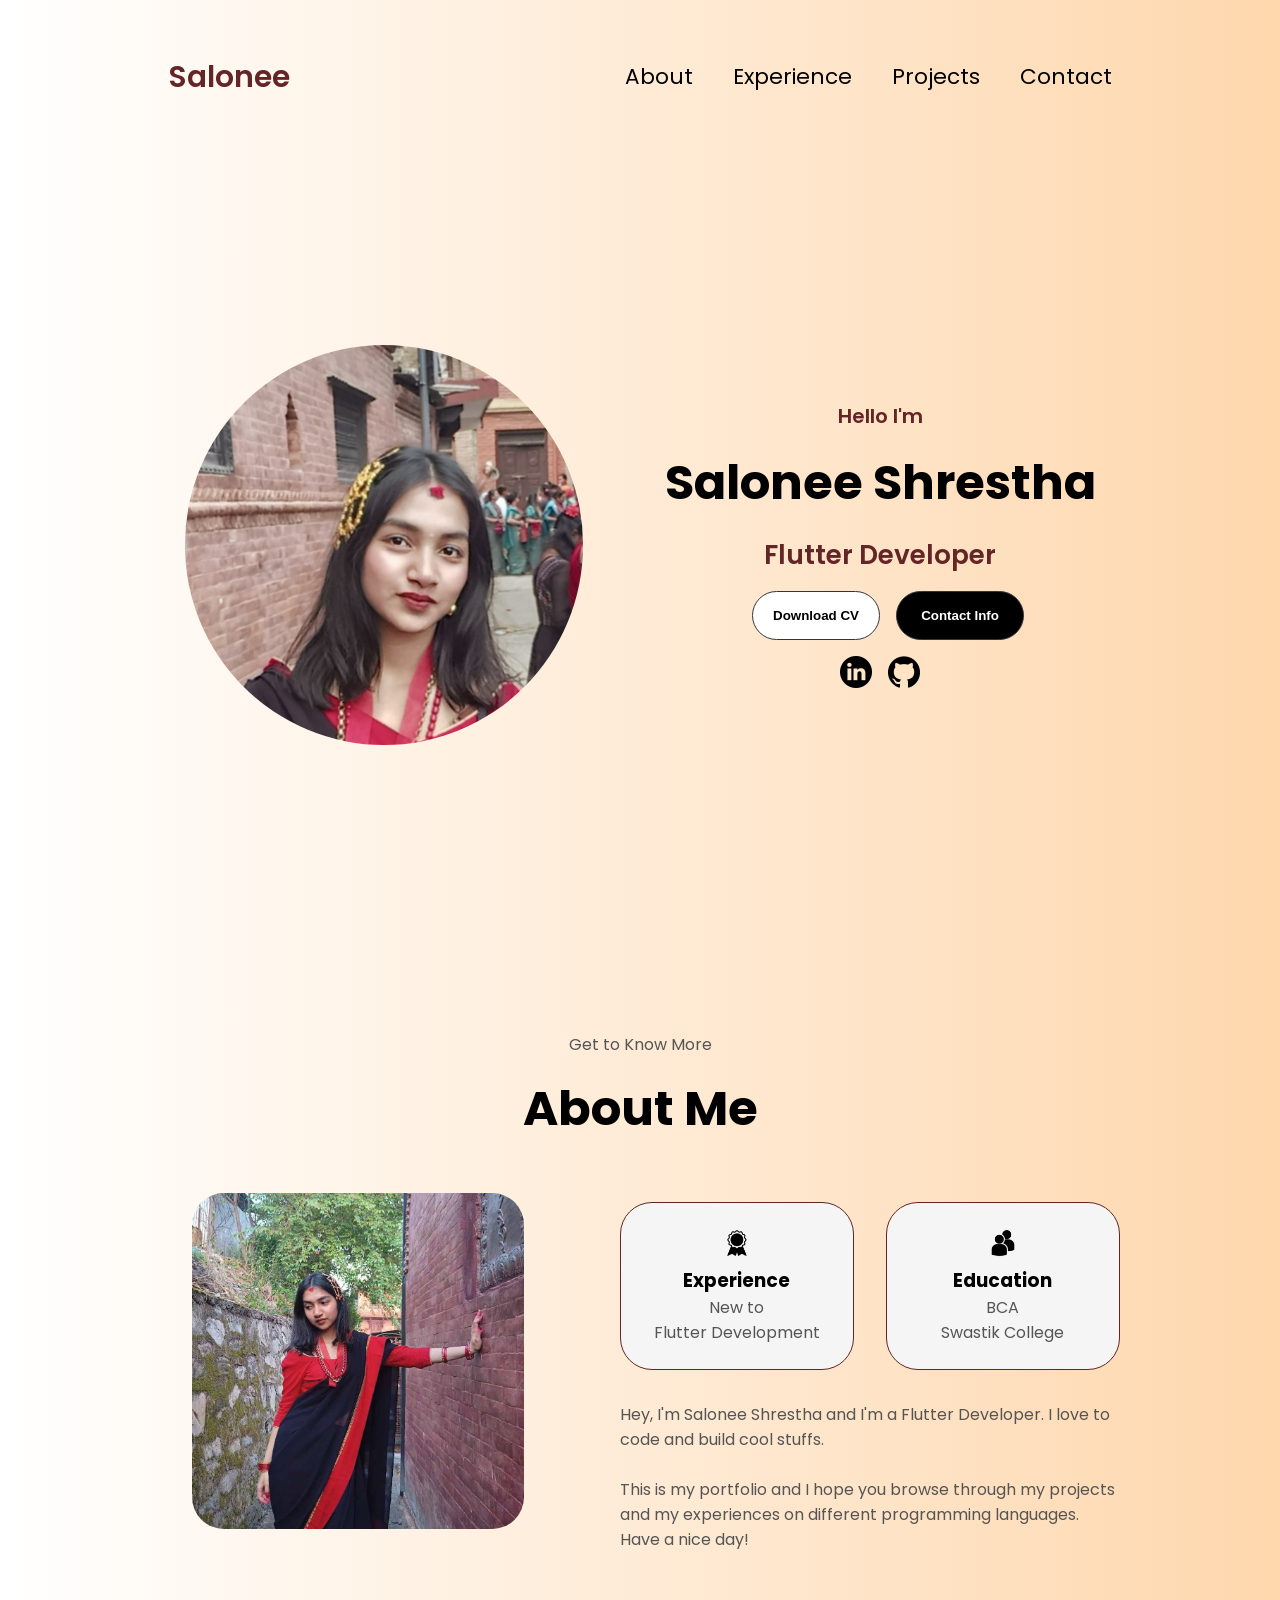
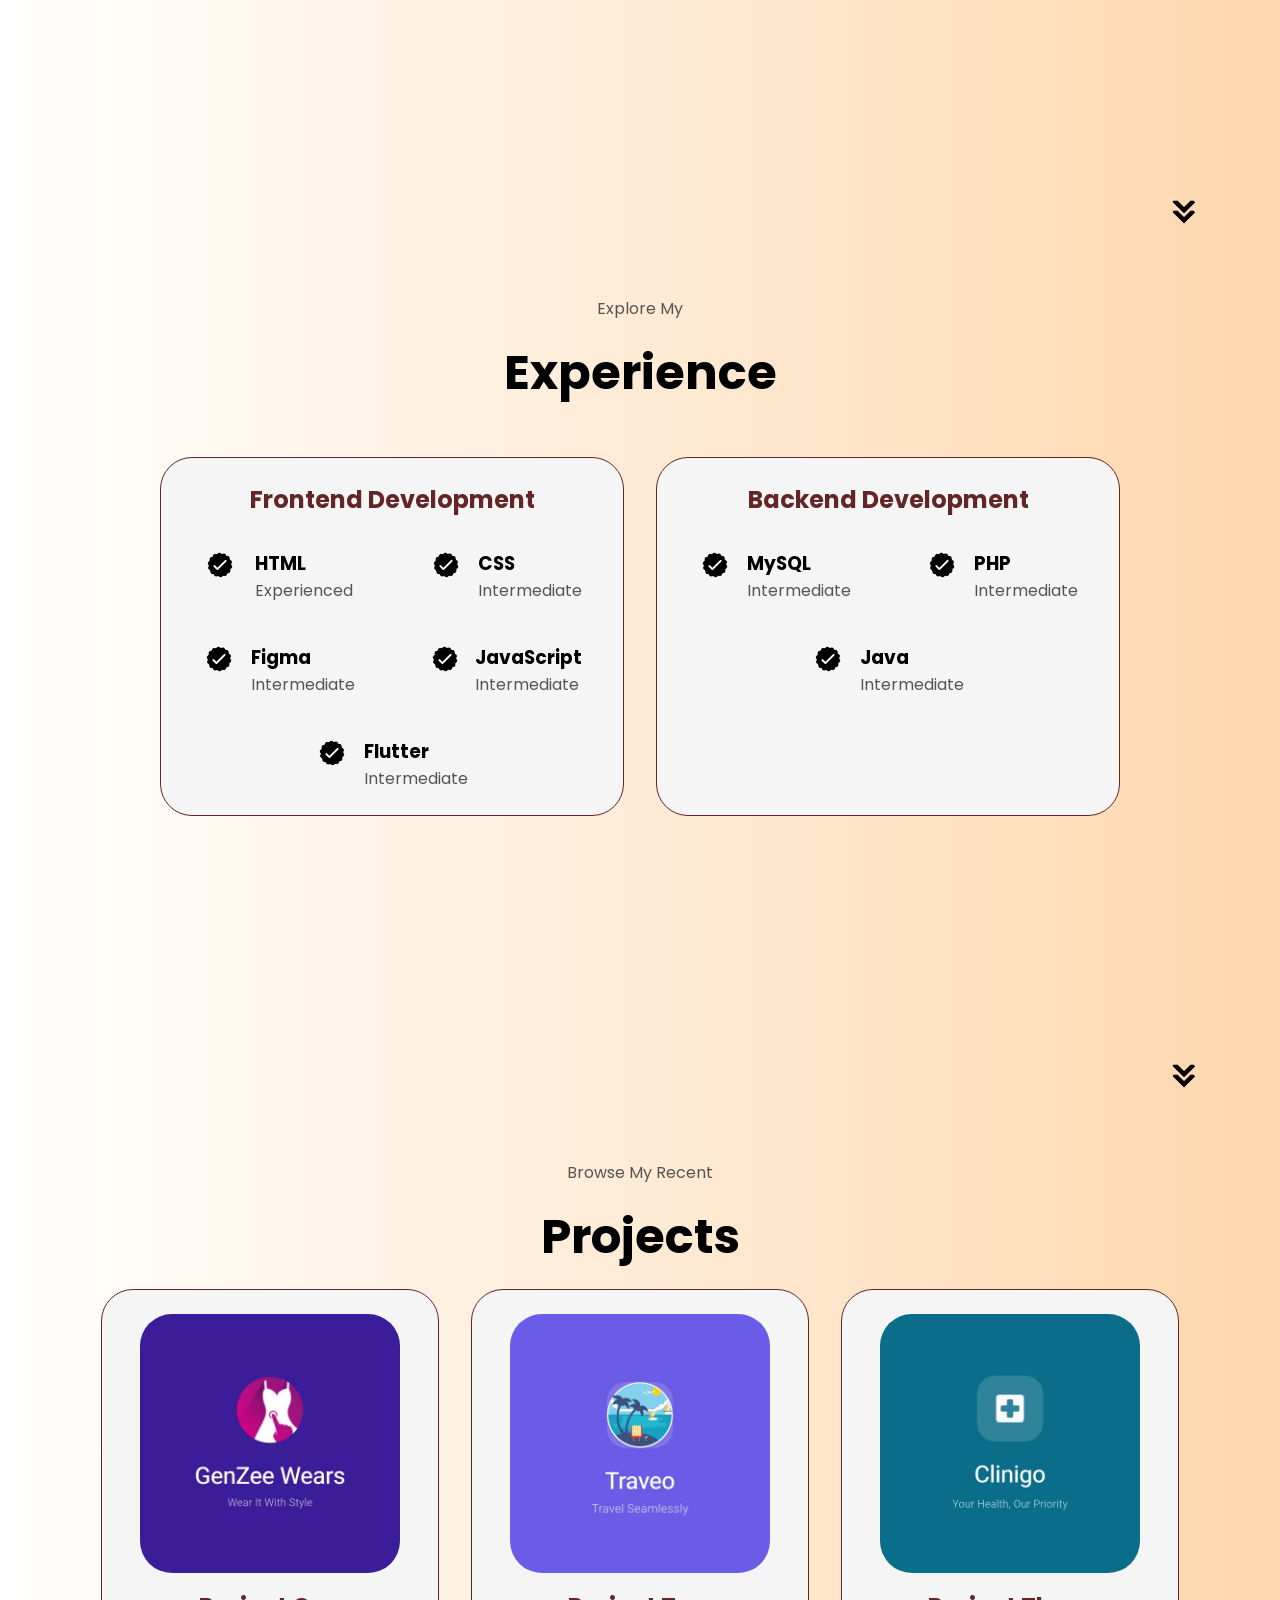
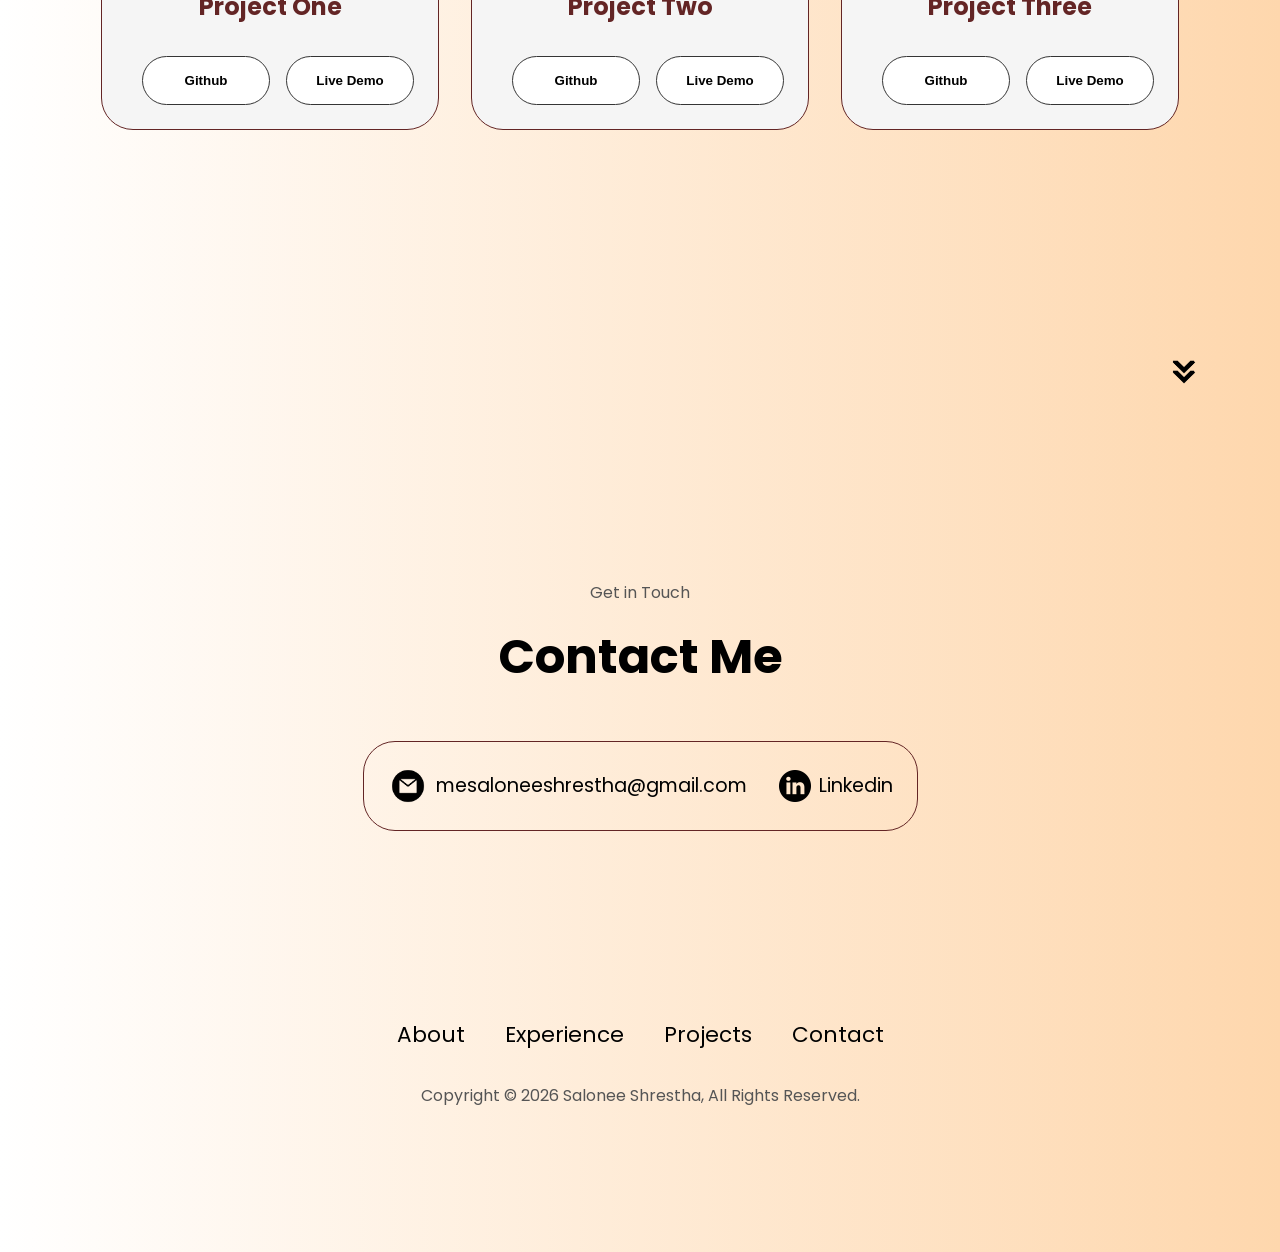
<file: index.html>
<!DOCTYPE html>
<html lang="en">
<head>
    <title>My Portfolio</title>
    <link rel="stylesheet" href="style.css">
    <link rel="stylesheet" href="mediaqueries.css">
</head>
<body>
    <nav id="desktop-nav">
        <div class="logo">Salonee</div>
        <div>
            <ul class="links">
                <li><a href="#about">About</a></li>
                <li><a href="#experience">Experience</a></li>
                <li><a href="#projects">Projects</a></li>
                <li><a href="#contact">Contact</a></li>
            </ul>
        </div>
    </nav>

    <nav id="hamburger-nav">
        <div class="logo">Salonee</div>
        <div class="hamburger-menu">
            <div class="hamburger-icon" onclick="toggleMenu()">
                <span></span>
                <span></span>
                <span></span>
            </div>
            <div class="menu-links">
                <li><a href="#about" onclick="toggleMenu()">About</a></li>
                <li><a href="#experience" onclick="toggleMenu()">Experience</a></li>
                <li><a href="#projects" onclick="toggleMenu()">Projects</a></li>
                <li><a href="#contact" onclick="toggleMenu()">Contact</a></li>
            </div>
        </div>
    </nav>

    <!-- Section -->
    <section id="profile">
        <div class="pic-container main-img">
            <img src="images/profile-img.jpg" alt="myphoto" style="border-radius: 50%;">
        </div>
        <div class="section-text">
            <p class="text-p1">Hello I'm</p>
            <h1 class="title">Salonee Shrestha</h1>
            <p class="text-p2">Flutter Developer</p>
            <div class="btn-container">
                <button class="btn downloadcv" onclick="location.href='resources/CV/Salonee_Shrestha_CV.pdf'">Download CV</button>
                <button class="btn contactinfo" onclick="location.href='#contact'">Contact Info</button>
            </div>
            
            <div id="socials-container">
                <img src="./resources/linkedin.png" 
                alt="linkedin profile" class="icon" 
                onclick="location.href='https://linkedin.com/in/saloneesthss/'"/>
                <img src="./resources/github.png" 
                alt="github profile" class="icon" 
                onclick="location.href='https://github.com/saloneesthss/'"/>
            </div>
        </div>
    </section>

    <section id="about">
        <p class="section-text">Get to Know More</p>
        <h1 class="title">About Me</h1>
        <div class="section-container">
            <div class="pic-container">
                <img src="images/about-img.jpg" alt="Profile Picture" class="about-pic">
            </div>
            <div class="about-details-container">
                <div class="about-container">
                    <div class="details-container">
                        <img src="resources/experience.png" alt="Experience Icon" class="icon">
                        <h3>Experience</h3>
                        <p>New to <br>Flutter Development</p>
                    </div>
                    <div class="details-container">
                        <img src="resources/education.png" alt="Education Icon" class="icon">
                        <h3>Education</h3>
                        <p>BCA <br>Swastik College</p>
                    </div>
                </div>
                <div class="text-container">
                    <p>Hey, I'm Salonee Shrestha and I'm a Flutter Developer. I love to code and build cool stuffs. 
                       <br><br>This is my portfolio and I hope you browse through my projects and my experiences on different programming languages. Have a nice day!
                    </p>
                </div>
            </div>
        </div>
        <a href="#experience"><img src="resources/arrow.png" alt="Arrow Icon" class="icon arrow"></a>
    </section>

    <section id="experience">
        <p class="section-text">Explore My</p>
        <h1 class="title">Experience</h1>
        <div class="experience-details-container">
            <div class="about-container">
                <div class="details-container">
                    <h2 class="exp-subtitle">Frontend Development</h2>
                    <div class="article-container">
                        <article>
                            <img src="resources/checkmark.png" alt="Experience Icon" class="icon">
                            <div>
                                <h3>HTML</h3>
                                <p>Experienced</p>
                            </div>
                        </article>
                        <article>
                            <img src="resources/checkmark.png" alt="Experience Icon" class="icon">
                            <div>
                                <h3>CSS</h3>
                                <p>Intermediate</p>
                            </div>
                        </article>
                        <article>
                            <img src="resources/checkmark.png" alt="Experience Icon" class="icon">
                            <div>
                                <h3>Figma</h3>
                                <p>Intermediate</p>
                            </div>
                        </article>
                        <article>
                            <img src="resources/checkmark.png" alt="Experience Icon" class="icon">
                            <div>
                                <h3>JavaScript</h3>
                                <p>Intermediate</p>
                            </div>
                        </article>
                        <article>
                            <img src="resources/checkmark.png" alt="Experience Icon" class="icon">
                            <div>
                                <h3>Flutter</h3>
                                <p>Intermediate</p>
                            </div>
                        </article>
                    </div>
                </div>
                <div class="details-container">
                    <h2 class="exp-subtitle">Backend Development</h2>
                    <div class="article-container">
                        <article>
                            <img src="resources/checkmark.png" alt="Experience Icon" class="icon">
                            <div>
                                <h3>MySQL</h3>
                                <p>Intermediate</p>
                            </div>
                        </article>
                        <article>
                            <img src="resources/checkmark.png" alt="Experience Icon" class="icon">
                            <div>
                                <h3>PHP</h3>
                                <p>Intermediate</p>
                            </div>
                        </article>
                        <article>
                            <img src="resources/checkmark.png" alt="Experience Icon" class="icon">
                            <div>
                                <h3>Java</h3>
                                <p>Intermediate</p>
                            </div>
                        </article>
                    </div>
                </div>
            </div>
        </div>
        <a href="#projects"><img src="resources/arrow.png" alt="Arrow Icon" class="icon arrow"></a>
    </section>

    <section id="projects">
        <p class="section-text">Browse My Recent</p>
        <h1 class="title">Projects</h1>
        <div class="experience-details-container">
            <div class="details-container color-container">
                <div class="article-container">
                    <img src="resources/project-1.jpg" alt="Project 1" class="project-img">
                </div>
                <h2 class="exp-subtitle project-title">Project One</h2>
                <div class="btn-container">
                    <button class="btn project-btn" onclick="location.href='https://github.com/saloneesthss/GenZee_Wears.git'">Github</button>
                    <button class="btn project-btn" onclick="showToast(1)">Live Demo</button>
                </div>
            </div>
            <div class="details-container color-container">
                <div class="article-container">
                    <img src="resources/project-2.jpg" alt="Project 2" class="project-img">
                </div>
                <h2 class="exp-subtitle project-title">Project Two</h2>
                <div class="btn-container">
                    <button class="btn project-btn" onclick="location.href='https://github.com/saloneesthss/travel_app.git'">Github</button>
                    <button class="btn project-btn" onclick="showToast(2)">Live Demo</button>
                </div>
            </div>
            <div class="details-container color-container">
                <div class="article-container">
                    <img src="resources/project-3.jpg" alt="Project 3" class="project-img">
                </div>
                <h2 class="exp-subtitle project-title">Project Three</h2>
                <div class="btn-container">
                    <button class="btn project-btn" onclick="location.href='https://github.com/saloneesthss/clinigo.git'">Github</button>
                    <button class="btn project-btn" onclick="showToast(3)">Live Demo</button>
                </div>
            </div>
        </div>
        <a href="#contact"><img src="resources/arrow.png" alt="Arrow Icon" class="icon arrow" style="bottom:0"></a>
    </section>

    <section id="contact">
        <p class="section-text">Get in Touch</p>
        <h3 class="title">Contact Me</h3>
        <div class="contact-upper-container">
            <div class="contact-info-container">
                <img src="resources/email.png" alt="Email Icon" class="icon email-icon">
                <p><a href="mailto:mesaloneeshrestha@gmail.com">mesaloneeshrestha@gmail.com</a></p>
            </div>
            <div class="contact-info-container">
                <img src="resources/linkedin.png" alt="Linkedin Icon" class="icon">
                <p><a href="https://www.linkedin.com/in/saloneesthss">Linkedin</a></p>
            </div>
        </div>
    </section>

    <footer>
        <div class="nav-links-container">
            <ul class="links">
                <li><a href="#about">About</a></li>
                <li><a href="#experience">Experience</a></li>
                <li><a href="#projects">Projects</a></li>
                <li><a href="#contact">Contact</a></li>
            </ul>
        </div>
        <p>Copyright &#169; 2026 Salonee Shrestha, All Rights Reserved.</p>
    </footer>

    <div id="toast" class="toast"></div>
    <script src="script.js"></script>
</body>
</html>
</file>
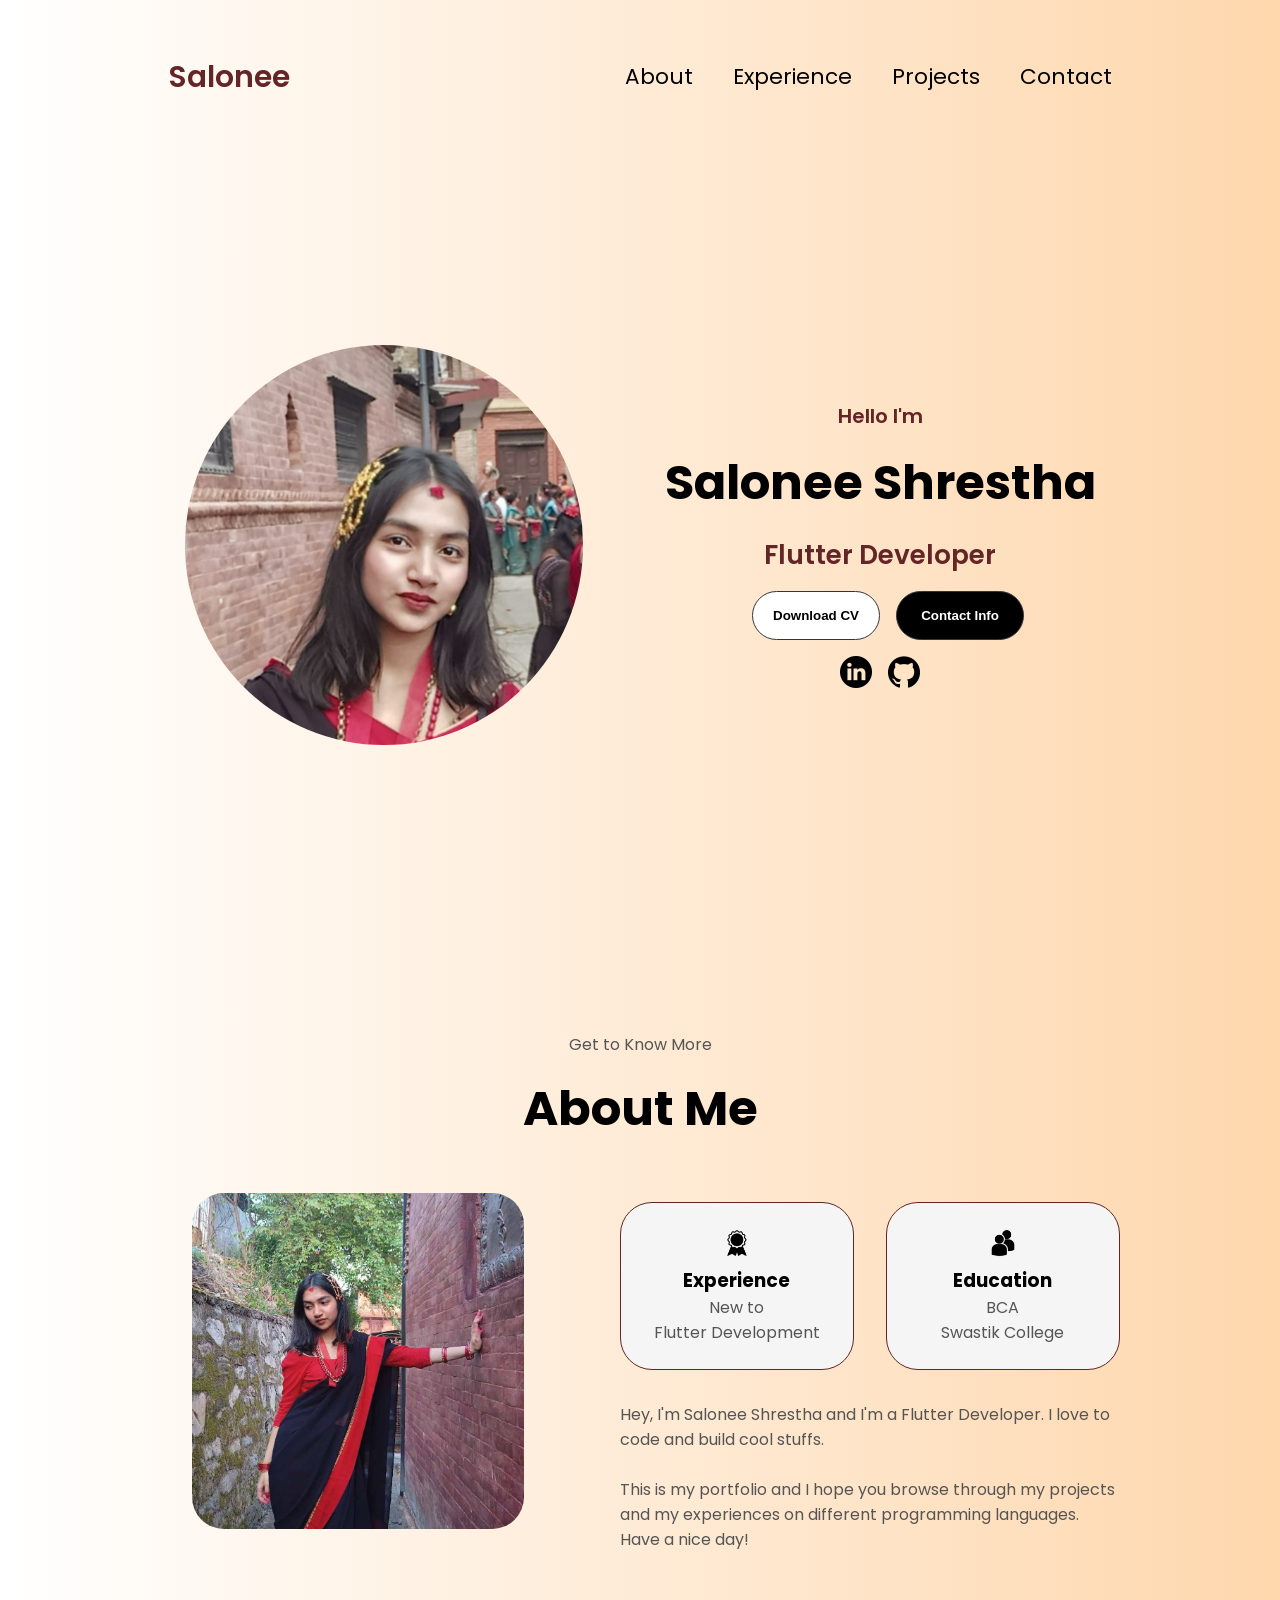
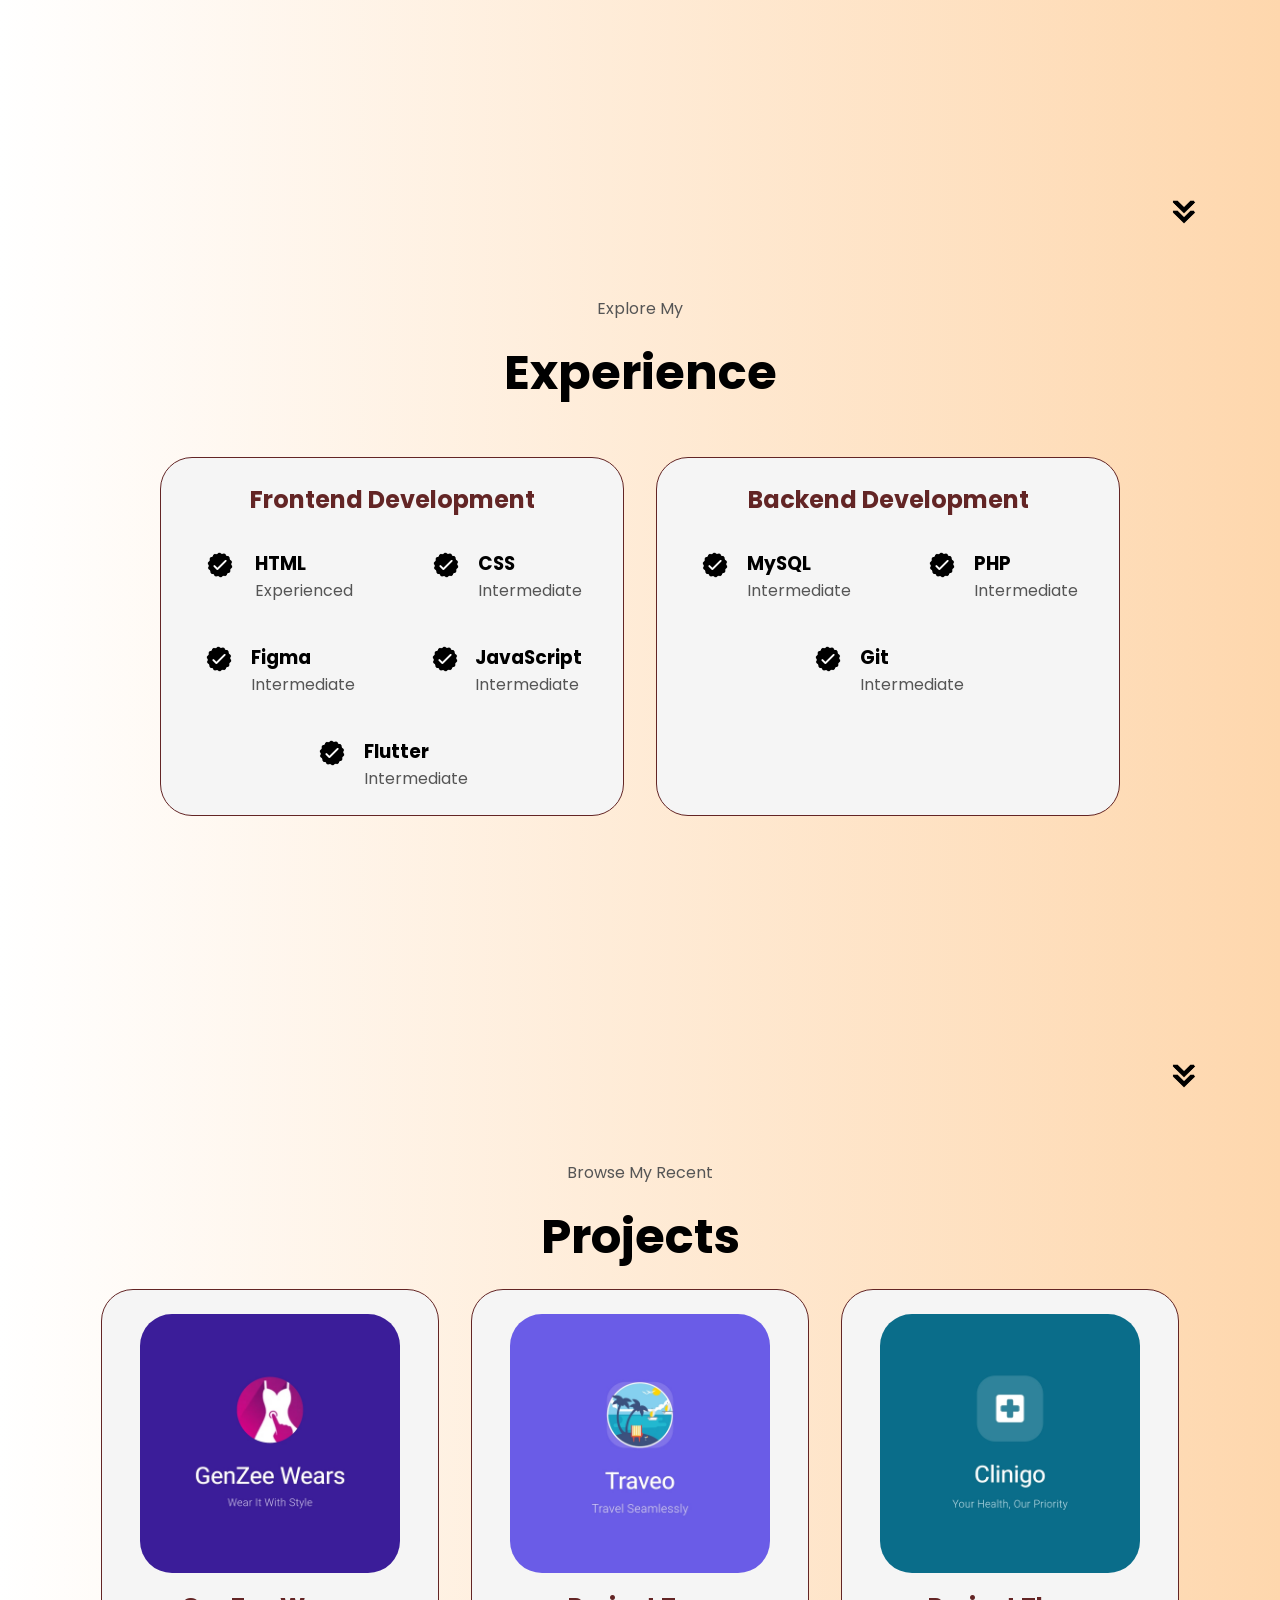
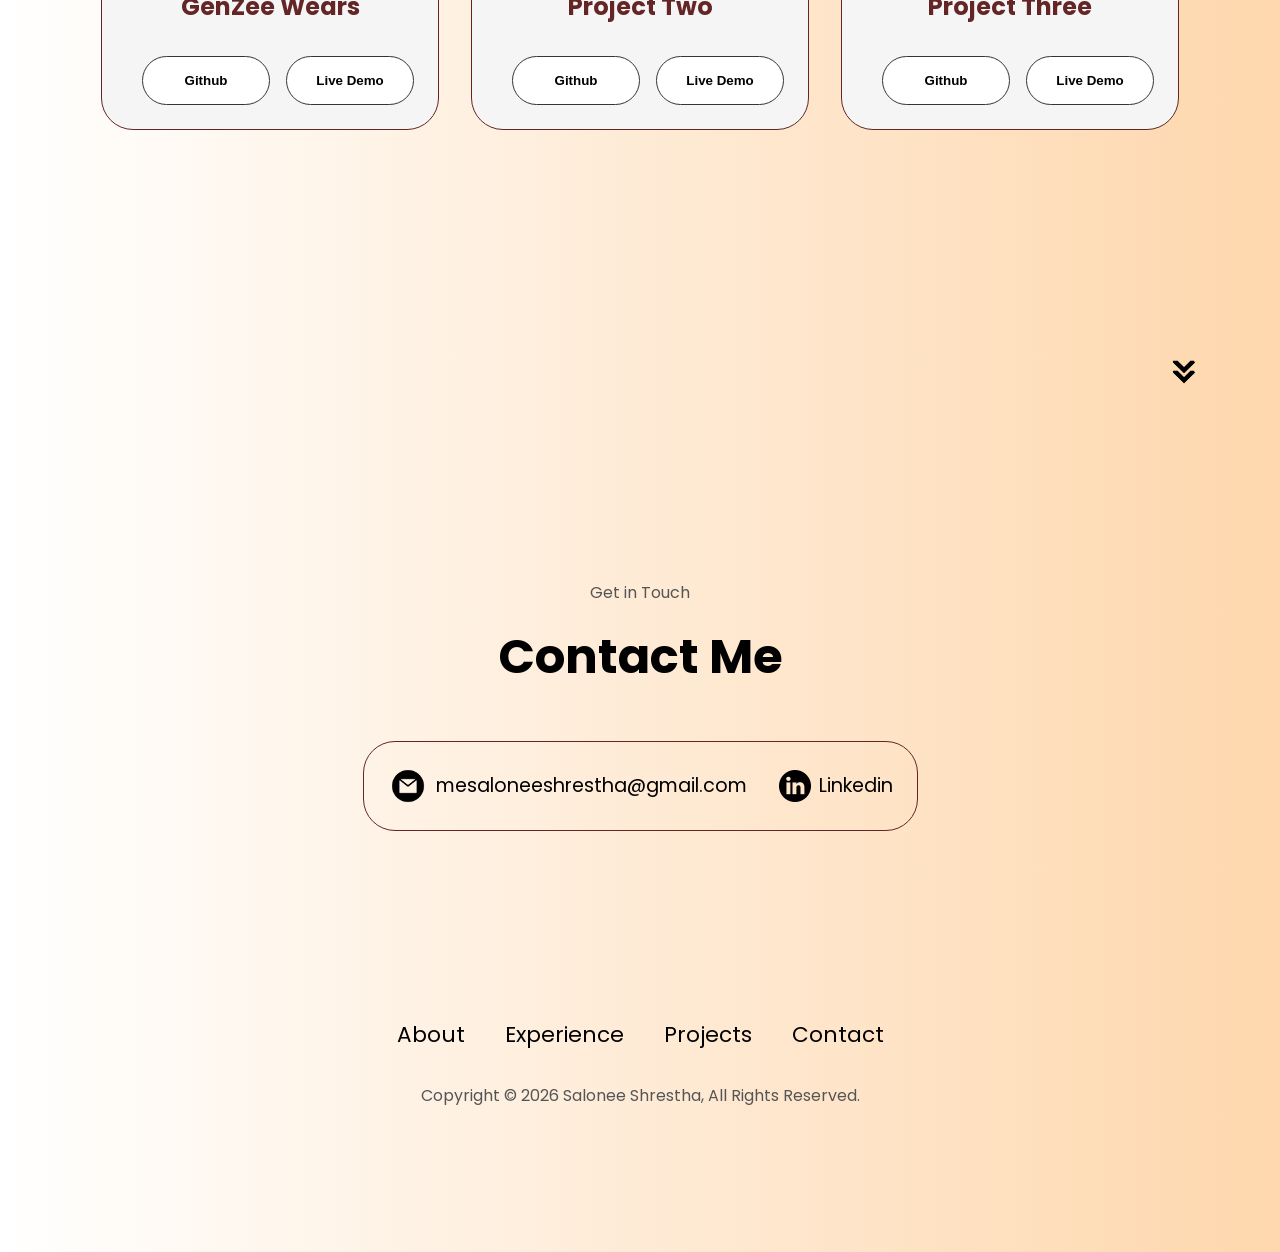
<file: portfolio.html>
<!DOCTYPE html>
<html lang="en">
<head>
    <title>My Portfolio</title>
    <link rel="stylesheet" href="style.css">
    <link rel="stylesheet" href="mediaqueries.css">
</head>
<body>
    <nav id="desktop-nav">
        <div class="logo">Salonee</div>
        <div>
            <ul class="links">
                <li><a href="#about">About</a></li>
                <li><a href="#experience">Experience</a></li>
                <li><a href="#projects">Projects</a></li>
                <li><a href="#contact">Contact</a></li>
            </ul>
        </div>
    </nav>

    <nav id="hamburger-nav">
        <div class="logo">Salonee</div>
        <div class="hamburger-menu">
            <div class="hamburger-icon" onclick="toggleMenu()">
                <span></span>
                <span></span>
                <span></span>
            </div>
            <div class="menu-links">
                <li><a href="#about" onclick="toggleMenu()">About</a></li>
                <li><a href="#experience" onclick="toggleMenu()">Experience</a></li>
                <li><a href="#projects" onclick="toggleMenu()">Projects</a></li>
                <li><a href="#contact" onclick="toggleMenu()">Contact</a></li>
            </div>
        </div>
    </nav>

    <!-- Section -->
    <section id="profile">
        <div class="pic-container main-img">
            <img src="images/profile-img.jpg" alt="myphoto" style="border-radius: 50%;">
        </div>
        <div class="section-text">
            <p class="text-p1">Hello I'm</p>
            <h1 class="title">Salonee Shrestha</h1>
            <p class="text-p2">Flutter Developer</p>
            <div class="btn-container">
                <button class="btn downloadcv" onclick="location.href='resources/CV/Salonee_Shrestha_CV.pdf'">Download CV</button>
                <button class="btn contactinfo" onclick="location.href='#contact'">Contact Info</button>
            </div>
            
            <div id="socials-container">
                <img src="./resources/linkedin.png" 
                alt="linkedin profile" class="icon" 
                onclick="location.href='https://linkedin.com/in/saloneesthss/'"/>
                <img src="./resources/github.png" 
                alt="github profile" class="icon" 
                onclick="location.href='https://github.com/saloneesthss/'"/>
            </div>
        </div>
    </section>

    <section id="about">
        <p class="section-text">Get to Know More</p>
        <h1 class="title">About Me</h1>
        <div class="section-container">
            <div class="pic-container">
                <img src="images/about-img.jpg" alt="Profile Picture" class="about-pic">
            </div>
            <div class="about-details-container">
                <div class="about-container">
                    <div class="details-container">
                        <img src="resources/experience.png" alt="Experience Icon" class="icon">
                        <h3>Experience</h3>
                        <p>New to <br>Flutter Development</p>
                    </div>
                    <div class="details-container">
                        <img src="resources/education.png" alt="Education Icon" class="icon">
                        <h3>Education</h3>
                        <p>BCA <br>Swastik College</p>
                    </div>
                </div>
                <div class="text-container">
                    <p>Hey, I'm Salonee Shrestha and I'm a Flutter Developer. I love to code and build cool stuffs. 
                       <br><br>This is my portfolio and I hope you browse through my projects and my experiences on different programming languages. Have a nice day!
                    </p>
                </div>
            </div>
        </div>
        <a href="#experience"><img src="resources/arrow.png" alt="Arrow Icon" class="icon arrow"></a>
    </section>

    <section id="experience">
        <p class="section-text">Explore My</p>
        <h1 class="title">Experience</h1>
        <div class="experience-details-container">
            <div class="about-container">
                <div class="details-container">
                    <h2 class="exp-subtitle">Frontend Development</h2>
                    <div class="article-container">
                        <article>
                            <img src="resources/checkmark.png" alt="Experience Icon" class="icon">
                            <div>
                                <h3>HTML</h3>
                                <p>Experienced</p>
                            </div>
                        </article>
                        <article>
                            <img src="resources/checkmark.png" alt="Experience Icon" class="icon">
                            <div>
                                <h3>CSS</h3>
                                <p>Intermediate</p>
                            </div>
                        </article>
                        <article>
                            <img src="resources/checkmark.png" alt="Experience Icon" class="icon">
                            <div>
                                <h3>Figma</h3>
                                <p>Intermediate</p>
                            </div>
                        </article>
                        <article>
                            <img src="resources/checkmark.png" alt="Experience Icon" class="icon">
                            <div>
                                <h3>JavaScript</h3>
                                <p>Intermediate</p>
                            </div>
                        </article>
                        <article>
                            <img src="resources/checkmark.png" alt="Experience Icon" class="icon">
                            <div>
                                <h3>Flutter</h3>
                                <p>Intermediate</p>
                            </div>
                        </article>
                    </div>
                </div>
                <div class="details-container">
                    <h2 class="exp-subtitle">Backend Development</h2>
                    <div class="article-container">
                        <article>
                            <img src="resources/checkmark.png" alt="Experience Icon" class="icon">
                            <div>
                                <h3>MySQL</h3>
                                <p>Intermediate</p>
                            </div>
                        </article>
                        <article>
                            <img src="resources/checkmark.png" alt="Experience Icon" class="icon">
                            <div>
                                <h3>PHP</h3>
                                <p>Intermediate</p>
                            </div>
                        </article>
                        <article>
                            <img src="resources/checkmark.png" alt="Experience Icon" class="icon">
                            <div>
                                <h3>Git</h3>
                                <p>Intermediate</p>
                            </div>
                        </article>
                    </div>
                </div>
            </div>
        </div>
        <a href="#projects"><img src="resources/arrow.png" alt="Arrow Icon" class="icon arrow"></a>
    </section>

    <section id="projects">
        <p class="section-text">Browse My Recent</p>
        <h1 class="title">Projects</h1>
        <div class="experience-details-container">
            <div class="details-container color-container">
                <div class="article-container">
                    <img src="resources/project-1.jpg" alt="Project 1" class="project-img">
                </div>
                <h2 class="exp-subtitle project-title">GenZee Wears</h2>
                <div class="btn-container">
                    <button class="btn project-btn" onclick="location.href='https://github.com/saloneesthss/GenZee_Wears.git'">Github</button>
                    <button class="btn project-btn" onclick="location.href='https://github.com/saloneesthss/GenZee_Wears.git'">Live Demo</button>
                </div>
            </div>
            <div class="details-container color-container">
                <div class="article-container">
                    <img src="resources/project-2.jpg" alt="Project 2" class="project-img">
                </div>
                <h2 class="exp-subtitle project-title">Project Two</h2>
                <div class="btn-container">
                    <button class="btn project-btn" onclick="location.href='https://github.com/saloneesthss/travel_app.git'">Github</button>
                    <button class="btn project-btn" onclick="location.href='https://github.com/saloneesthss/travel_app.git'">Live Demo</button>
                </div>
            </div>
            <div class="details-container color-container">
                <div class="article-container">
                    <img src="resources/project-3.jpg" alt="Project 3" class="project-img">
                </div>
                <h2 class="exp-subtitle project-title">Project Three</h2>
                <div class="btn-container">
                    <button class="btn project-btn" onclick="location.href='https://github.com/saloneesthss/clinigo.git'">Github</button>
                    <button class="btn project-btn" onclick="location.href='https://github.com/saloneesthss/clinigo.git'">Live Demo</button>
                </div>
            </div>
        </div>
        <a href="#contact"><img src="resources/arrow.png" alt="Arrow Icon" class="icon arrow" style="bottom:0"></a>
    </section>

    <section id="contact">
        <p class="section-text">Get in Touch</p>
        <h3 class="title">Contact Me</h3>
        <div class="contact-upper-container">
            <div class="contact-info-container">
                <img src="resources/email.png" alt="Email Icon" class="icon email-icon">
                <p><a href="mailto:mesaloneeshrestha@gmail.com">mesaloneeshrestha@gmail.com</a></p>
            </div>
            <div class="contact-info-container">
                <img src="resources/linkedin.png" alt="Linkedin Icon" class="icon">
                <p><a href="https://www.linkedin.com/in/saloneesthss">Linkedin</a></p>
            </div>
        </div>
    </section>

    <footer>
        <div class="nav-links-container">
            <ul class="links">
                <li><a href="#about">About</a></li>
                <li><a href="#experience">Experience</a></li>
                <li><a href="#projects">Projects</a></li>
                <li><a href="#contact">Contact</a></li>
            </ul>
        </div>
        <p>Copyright &#169; 2026 Salonee Shrestha, All Rights Reserved.</p>
    </footer>

    <script src="script.js"></script>
</body>
</html>
</file>
<file: style.css>
@import url('https://fonts.googleapis.com/css2?family=Poppins:wght@300;400;500;600&display=swap');
* {
    margin: 0;
    padding: 0;
}

body {
    font-family: "Poppins", sans-serif;
    background: linear-gradient(to right,rgb(255,255,255),rgb(254,215,173));
}

html {
    scroll-behavior: smooth;
}

p {
    color: rgb(85, 85, 85);
}

a, .btn {
    transition: all 300ms ease;
}

/* Navigation bar */
nav, .links{
    display: flex;
}

nav {
    justify-content: space-around;
    align-items: center;
    height: 17vh;
}

.links {
    gap: 2.5rem;
    list-style: none;
    font-size: 1.35rem;
}

a {
    color: black;
    text-decoration: none;
    text-decoration-color: rgb(109,73,0);
}

a:hover {
    color: rgb(99, 37, 37);
    text-decoration: underline;
    text-underline-offset: 1rem;
    text-decoration-color: rgb(99, 37, 37);
}

.logo {
    font-size: 1.85rem;
    font-weight: 600;
    color: rgb(99, 37, 37);
}

.logo:hover {
    cursor: default;
}

/* Hamburger menu */
#hamburger-nav {
    display: none;
}

.hamburger-menu {
    position: relative;
    display: inline-block;
}

.hamburger-icon {
    display: flex;
    flex-direction: column;
    justify-content: space-between;
    height: 24px;
    width: 30px;
    cursor: pointer;
}

.hamburger-icon span {
    width: 100%;
    height: 2px;
    background-color: black;
    transition: all 0.3 ease-in-out;
}

.menu-links {
    position: absolute;
    top: 100%;
    right: 0;
    background-color: whitesmoke;
    width: fit-content;
    max-height: 0;
    overflow: hidden;
    transition: all 0.3 ease-in-out;
}

.menu-links a {
    display: block;
    padding: 10px;
    text-align: center;
    font-size: 1.35rem;
    color: black;
    text-decoration: none;
    transition: all 0.3 ease-in-out;
}

.menu-links li {
    list-style: none;
}

.menu-links.open {
    max-height: 300px;
}

.hamburger-icon.open span:first-child {
    transform: rotate(45deg) translate(10px, 5px);
}

.hamburger-icon.open span:nth-child(2) {
    opacity: 0;
}

.hamburger-icon.open span:last-child {
    transform: rotate(-45deg) translate(10px, -5px);
}

.hamburger-icon span:first-child {
    transform: none;
}

.hamburger-icon span:first-child {
    opacity: 1;
}

.hamburger-icon span:first-child {
    transform: none;
}

/* Section */
section {
    padding-top: 4vh;
    height: 96vh;
    margin: 0 10rem;
    box-sizing: border-box;
    min-height: fit-content;
}

.section-container {
    display: flex;
    gap: 4rem;
}

#profile {
    display: flex;
    justify-content: center;
    gap: 5rem;
    height: 80vh;
}

.pic-container {
    display: flex;
    height: 400px;
    width: 400px;
    margin: auto 0;
}

.section-text {
    align-self: center;
    text-align: center;
}

.section-text p {
    font-weight: 600;
}

.text-p1 {
    text-align: center;
    font-size: 1.25rem;
    margin-bottom: 1rem;
    color: rgb(99, 37, 37);
}

.text-p2 {
    color: rgb(99, 37, 37);
    font-size: 1.65rem;
}

.title {
    font-size: 3rem;
    text-align: center;
    margin: 1rem 0 1rem 0;
}

#socials-container {
    display: flex;
    justify-content: center;
    margin-top: 1rem;
    gap: 1rem;
}

/* Icons */
.icon {
    cursor: pointer;
    height: 2rem;
}

/* Buttons */
.btn-container {
    display: flex;
    justify-content: center;
}

.btn {
    padding: 1rem;
    width: 8rem;
    border-radius: 2rem;
    font-weight: 600;
    transition: all 300ms ease;
    border: rgb(53,53,53) 0.1rem solid;
    margin: 1rem 0 0 1rem;
    cursor: pointer;
}

.downloadcv {
    background-color: white;
    color: black;
}

.contactinfo {
    background-color: black;
    color: white;
}

.downloadcv:hover {
    background-color: rgb(10,10,10);
    color: white;
}

.contactinfo:hover {
    opacity: 0.8;
}

/* About */
#about {
    position: relative;
}

.about-pic {
    padding: 2rem;
    border-radius: 4rem;
}

.about-container {
    gap: 2rem;
    margin: 2rem 0 2rem 0;
    display: flex;
}

.about-details-container {
    display: flex;
    justify-content: center;
    flex-direction: column;
}

.arrow {
    position: absolute;
    right: -5rem;
    bottom: 2rem;
}

.details-container {
    padding: 1.5rem;
    flex: 1;
    background: whitesmoke;
    border: 1px solid rgb(99, 37, 37);
    border-radius: 2rem;
    text-align: center;
}

/* Experience */
#experience {
    position: relative;
}

.exp-subtitle {
    color: rgb(99,37,37);
    font-size: 1.5rem;
    margin-bottom: 2rem;
}

.experience-details-container {
    display: flex;
    justify-content: center;
    align-items: center;
    gap: 2rem;
}

.article-container {
    display: flex;
    flex-direction: row;
    flex-wrap: wrap;
    justify-content: space-around;
    gap: 2.5rem;
    text-align: initial;
}

article {
    width: 10rem;
    display: flex;
    justify-content: space-around;
    gap: 0.5rem;
}

/* Projects */
#projects {
    position: relative;
}

.color-container {
    background-color: whitesmoke;
}

.project-img {
    border-radius: 2rem;
    width: 90%;
    height: 90%;
}

.project-title {
    margin: 1rem;
}

.project-btn {
    background-color: white;
    color: black;
}

.project-btn:hover {
    color: white;
    background-color: black;
}

/* Contact */
#contact {
    display: flex;
    justify-content: center;
    flex-direction: column;
    height: 70vh;
}

.contact-upper-container {
    display: flex;
    justify-content: center;
    border: rgb(99, 37, 37) 1px solid;
    border-radius: 2rem;
    margin: 2rem auto;
    padding: 0.5rem;
}

.contact-info-container {
    display: flex;
    justify-content: center;
    align-items: center;
    margin: 1rem;
    gap: 0.5rem;
}

.contact-info-container p{
    font-size: larger;
}

.contact-info-container img{
    cursor: default;
}

.email-icon {
    height: 2.5rem;
}

.nav-links-container {
    display: flex;
    justify-content: center;
}

footer {
    height: 26vh;
    margin: 0 1rem;
}

footer p{
    text-align: center;
    margin-top: 2rem;
}

/* Toast Notification */
.toast {
    position: fixed;
    left: 50%;
    bottom: 2rem;
    transform: translateX(-50%);
    min-width: 280px;
    max-width: 90%;
    padding: 1rem 1.25rem;
    background-color: rgba(59, 59, 59, 0.95);
    color: white;
    font-size: 1rem;
    text-align: center;
    border-radius: 0.8rem;
    box-shadow: 0 12px 28px rgba(0, 0, 0, 0.25);
    opacity: 0;
    pointer-events: none;
    visibility: hidden;
    transition: opacity 0.25s ease, transform 0.25s ease, visibility 0.25s ease;
    z-index: 9999;
}

.toast.show {
    opacity: 1;
    visibility: visible;
    transform: translateX(-50%) translateY(-0.5rem);
}

@media screen and (max-width: 600px) {
    .toast {
        bottom: 1rem;
        padding: 0.7rem 0.75rem;
        font-size: 0.95rem;
    }
}
</file>
<file: mediaqueries.css>
@media screen and (max-width: 1200px) {
    #desktop-nav {
        display: none;
    }
    #hamburger-nav {
        display: flex;
    }

    #experience, .experience-details-container {
        margin-top: 2rem;
    }

    #profile, .section-container {
        display: block;
    }

    .arrow {
        display: none;
    }

    section, .section-container {
        height: fit-content;
    }

    section {
        margin: 0.5%;
    }

    .pic-container {
        width: 275px;
        height: 275px;
        margin: 0 auto 2rem;
    }
}

@media screen and (max-width: 1400px) {
    #profile {
        height: 83vh;
        margin-bottom: 6rem;
    }
    .about-container {
        flex-wrap: wrap;
    }
}

@media screen and (max-width: 800px) {
    #projects .experience-details-container {
        display: flex;
        flex-direction: column;
        justify-content: center;
        margin: 0 3rem 2rem 3rem;
    }
}

@media screen and (max-width: 600px) {
    #contact,footer {
        height: 40vh;
    } 
    .logo {
        font-size: 1.5rem;
    }
    #profile {
        height: 83vh;
        margin-bottom: 0;
    }
    article {
        font-size: 1rem;
    }
    footer nav {
        height: fit-content;
        margin-bottom: 2rem;
    }
    .about-container, .contact-upper-container, .btn-container {
        flex-wrap: wrap;
    }
    .contact-info-container {
        margin: 0;
    }
    .contact-info-container p, .links li a {
        font-size: 1rem;
    }
    .exp-subtitle {
        font-size: 1.25rem;
    }
    .links {
        flex-direction: column;
        gap: 0.5rem;
        text-align: center;
    }
    .pic-container {
        width: auto;
        height: 46vh;
        justify-content: center;
    }
    .main-img {
        height: 36vh;
    }
    .text-p1 {
        font-size: 1rem;
    }
    .text-p2 {
        font-size: 1.2rem;
    }
    .title {
        font-size: 2rem;
    }
    .text-container {
        text-align: justify;
        padding: 0 3rem;
    }
    .about-container {
        gap: 2rem;
        margin: 0 3rem 2rem 3rem;
        display: flex;
        flex-direction: column;
    }
    #projects .experience-details-container {
        display: flex;
        flex-direction: column;
        justify-content: center;
        margin: 0 3rem 2rem 3rem;
    }
}
</file>
